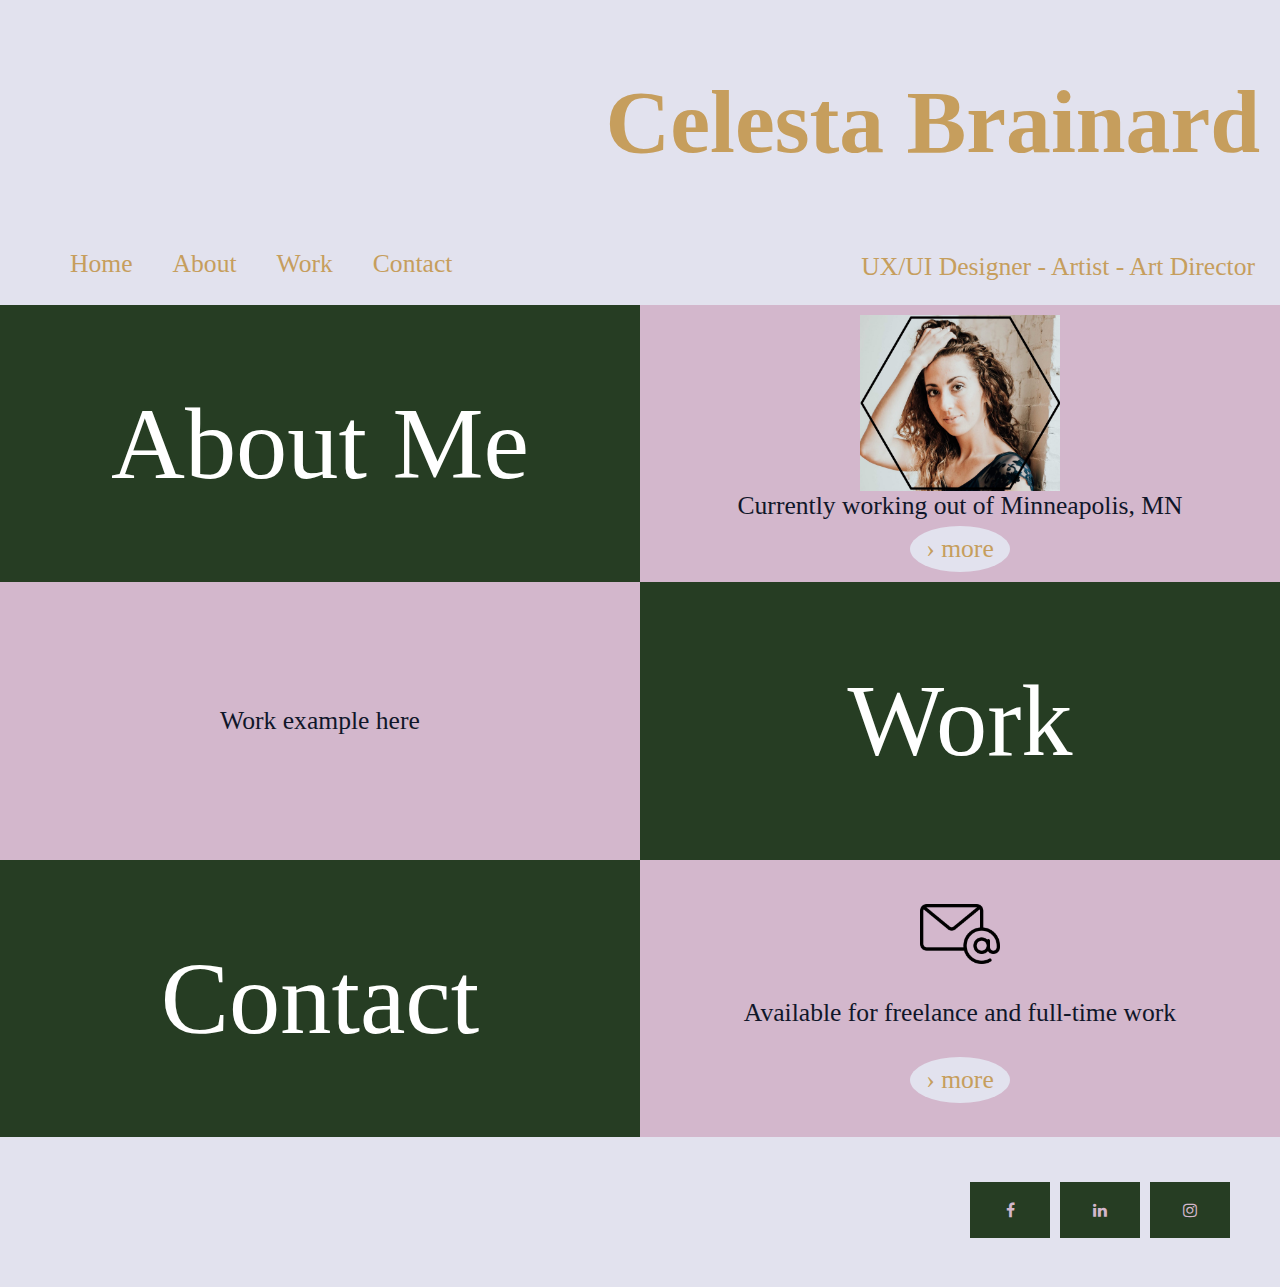
<file: index.html>
<!DOCTYPE html>
<html lang="en">

<head>
    <!-- Global site tag (gtag.js) - Google Analytics -->
    <script async src="https://www.googletagmanager.com/gtag/js?id=G-8R5KXCQEBF"></script>
    <script>
        window.dataLayer = window.dataLayer || [];
        function gtag() { dataLayer.push(arguments); }
        gtag('js', new Date());

        gtag('config', 'G-8R5KXCQEBF');
    </script>
    <!-- Hotjar Tracking Code for https://celestab.github.io/UX_UI_HW_19/ -->
    <script>
        (function (h, o, t, j, a, r) {
            h.hj = h.hj || function () { (h.hj.q = h.hj.q || []).push(arguments) };
            h._hjSettings = { hjid: 2071639, hjsv: 6 };
            a = o.getElementsByTagName('head')[0];
            r = o.createElement('script'); r.async = 1;
            r.src = t + h._hjSettings.hjid + j + h._hjSettings.hjsv;
            a.appendChild(r);
        })(window, document, 'https://static.hotjar.com/c/hotjar-', '.js?sv=');
    </script>
    <meta charset="UTF-8">
    <meta name="viewport" content="width=device-width, initial-scale=1.0">
    <title>Document</title>
    <link href="css/style.css" type="text/css" rel="stylesheet">
    <link rel="stylesheet" href="https://cdnjs.cloudflare.com/ajax/libs/font-awesome/4.7.0/css/font-awesome.min.css">

</head>

<body>
    <div class="header" id="myHeader">
        <h1>Celesta Brainard</h1>
        <div class="nav">
            <p>UX/UI Designer - Artist - Art Director</p>
            <ul>
                <li><a href="index.html">Home</a></li>
                <li><a href="about.html">About</a></li>
                <li><a href="work.html">Work</a></li>
                <li><a href="#contact">Contact</a></li>
            </ul>
        </div>
    </div>
    </div>

    <section class="grid content">
        <div class="about" style="font-family: Fredericka the Great; font-size: 8vw;"> About Me</div>
        <div class="about1">
            <img src="images/Celesta_portfolio1.jpg" width="200" height="180">
            Currently working out of Minneapolis, MN
            <a href="about.html" class="next round">&#8250; more </a>
        </div>
        <div class="work">Work example here</div>
        <div class="work1" style="font-family: Fredericka the Great; font-size: 8vw;">Work</div>
        <div class="contact" style="font-family: Fredericka the Great; font-size: 8vw;">Contact</div>
        <div class="contact1"> <img src="images/email1.png" width="80" height="80">
            Available for freelance and full-time work
            <a href="#" class="next round">&#8250; more </a>
        </div>


    </section>

    <div class="footer">
        <a href="#" class="fa fa-facebook"></a>
        <a href="#" class="fa fa-linkedin"></a>
        <a href="#" class="fa fa-instagram"></a>



    </div>

    <script src="index.js"></script>
    <script src="https://code.jquery.com/jquery-3.3.1.slim.min.js"
        integrity="sha384-q8i/X+965DzO0rT7abK41JStQIAqVgRVzpbzo5smXKp4YfRvH+8abtTE1Pi6jizo"
        crossorigin="anonymous"></script>
    <script src="https://cdnjs.cloudflare.com/ajax/libs/popper.js/1.14.7/umd/popper.min.js"
        integrity="sha384-UO2eT0CpHqdSJQ6hJty5KVphtPhzWj9WO1clHTMGa3JDZwrnQq4sF86dIHNDz0W1"
        crossorigin="anonymous"></script>
    <script src="https://stackpath.bootstrapcdn.com/bootstrap/4.3.1/js/bootstrap.min.js"
        integrity="sha384-JjSmVgyd0p3pXB1rRibZUAYoIIy6OrQ6VrjIEaFf/nJGzIxFDsf4x0xIM+B07jRM"
        crossorigin="anonymous"></script>


</body>

</html>
</file>
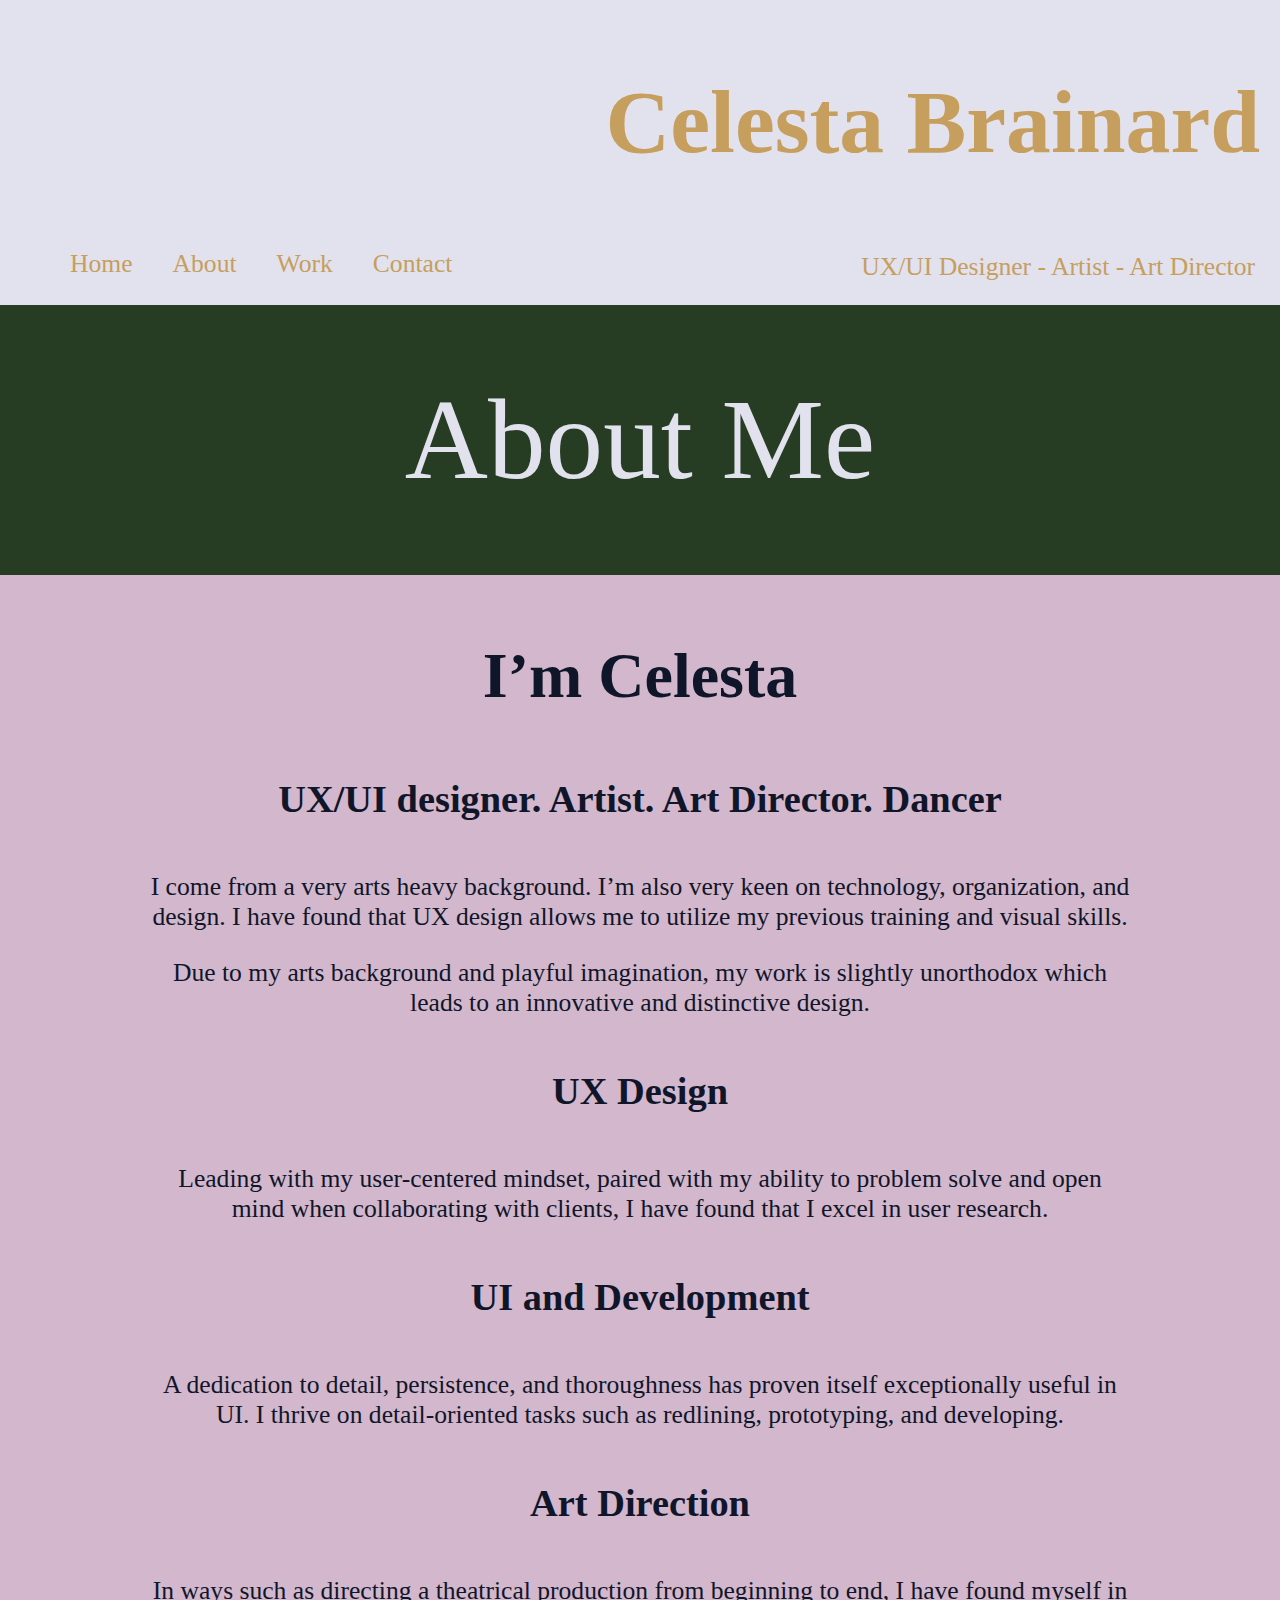
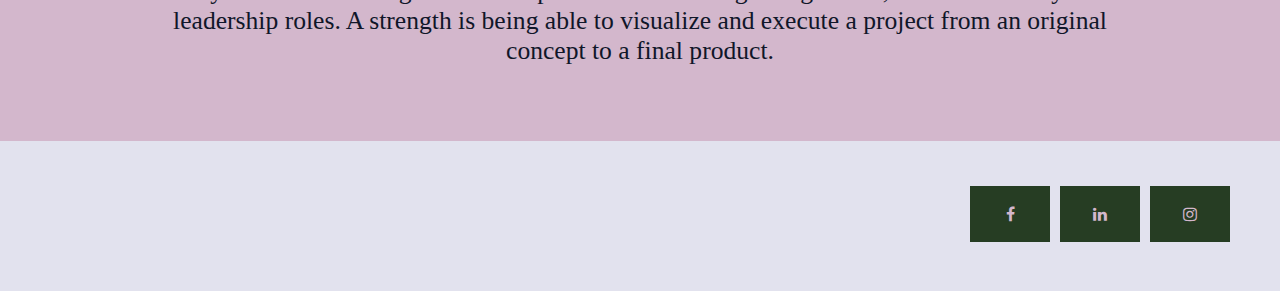
<file: about.html>
<!DOCTYPE html>
<html lang="en">

<head>
    <!-- Global site tag (gtag.js) - Google Analytics -->
    <script async src="https://www.googletagmanager.com/gtag/js?id=G-8R5KXCQEBF"></script>
    <script>
        window.dataLayer = window.dataLayer || [];
        function gtag() { dataLayer.push(arguments); }
        gtag('js', new Date());

        gtag('config', 'G-8R5KXCQEBF');
    </script>
    <!-- Hotjar Tracking Code for https://celestab.github.io/UX_UI_HW_19/ -->
    <script>
        (function (h, o, t, j, a, r) {
            h.hj = h.hj || function () { (h.hj.q = h.hj.q || []).push(arguments) };
            h._hjSettings = { hjid: 2071639, hjsv: 6 };
            a = o.getElementsByTagName('head')[0];
            r = o.createElement('script'); r.async = 1;
            r.src = t + h._hjSettings.hjid + j + h._hjSettings.hjsv;
            a.appendChild(r);
        })(window, document, 'https://static.hotjar.com/c/hotjar-', '.js?sv=');
    </script>
    <meta charset="UTF-8">
    <meta name="viewport" content="width=device-width, initial-scale=1.0">
    <title>Document</title>
    <link href="css/style.css" type="text/css" rel="stylesheet">
    <link rel="stylesheet" href="https://cdnjs.cloudflare.com/ajax/libs/font-awesome/4.7.0/css/font-awesome.min.css">
</head>

<body>
    <div class="header" id="myHeader">
        <h1>Celesta Brainard</h1>
        <div class="nav">
            <p>UX/UI Designer - Artist - Art Director</p>
            <ul>
                <li><a href="index.html">Home</a></li>
                <li><a href="about.html">About</a></li>
                <li><a href="work.html">Work</a></li>
                <li><a href="#contact">Contact</a></li>
            </ul>
        </div>
    </div>
    </div>
    <div class="heroImage content"> About Me </div>
    <div class="bodyContent">
        <div class="bodyText">
            <h3> I’m Celesta </h3>
            <h4>UX/UI designer. Artist. Art Director. Dancer</h4>
            <p>I come from a very arts heavy background. I’m also very keen on
                technology, organization, and design. I have found that UX design
                allows me to utilize my previous training and visual skills.
            </p>
            <p>Due to my arts background and playful imagination, my work is slightly
                unorthodox which leads to an innovative and distinctive design.
            </p>
            <h4>UX Design </h4>
            <p class="h4">Leading with my user-centered mindset, paired with my ability to problem
                solve and open mind when collaborating with clients, I have found that
                I excel in user research.
            </p>
            <h4>UI and Development</h4>
            <p class="h4">A dedication to detail, persistence, and thoroughness has proven itself
                exceptionally useful in UI. I thrive on detail-oriented tasks such as redlining, prototyping, and
                developing.
            </p>
            <h4>Art Direction</h4>
            <p class="h4">In ways such as directing a theatrical production from beginning to end, I have found myself
                in leadership roles. A strength is being able to visualize and execute a
                project from an original concept to a final product.
            </p>

        </div>


    </div>




    <div class="footer">
        <a href="#" class="fa fa-facebook"></a>
        <a href="#" class="fa fa-linkedin"></a>
        <a href="#" class="fa fa-instagram"></a>



    </div>

    <script src="index.js"></script>
    <script src="https://code.jquery.com/jquery-3.3.1.slim.min.js"
        integrity="sha384-q8i/X+965DzO0rT7abK41JStQIAqVgRVzpbzo5smXKp4YfRvH+8abtTE1Pi6jizo"
        crossorigin="anonymous"></script>
    <script src="https://cdnjs.cloudflare.com/ajax/libs/popper.js/1.14.7/umd/popper.min.js"
        integrity="sha384-UO2eT0CpHqdSJQ6hJty5KVphtPhzWj9WO1clHTMGa3JDZwrnQq4sF86dIHNDz0W1"
        crossorigin="anonymous"></script>
    <script src="https://stackpath.bootstrapcdn.com/bootstrap/4.3.1/js/bootstrap.min.js"
        integrity="sha384-JjSmVgyd0p3pXB1rRibZUAYoIIy6OrQ6VrjIEaFf/nJGzIxFDsf4x0xIM+B07jRM"
        crossorigin="anonymous"></script>


</body>

</html>
</file>
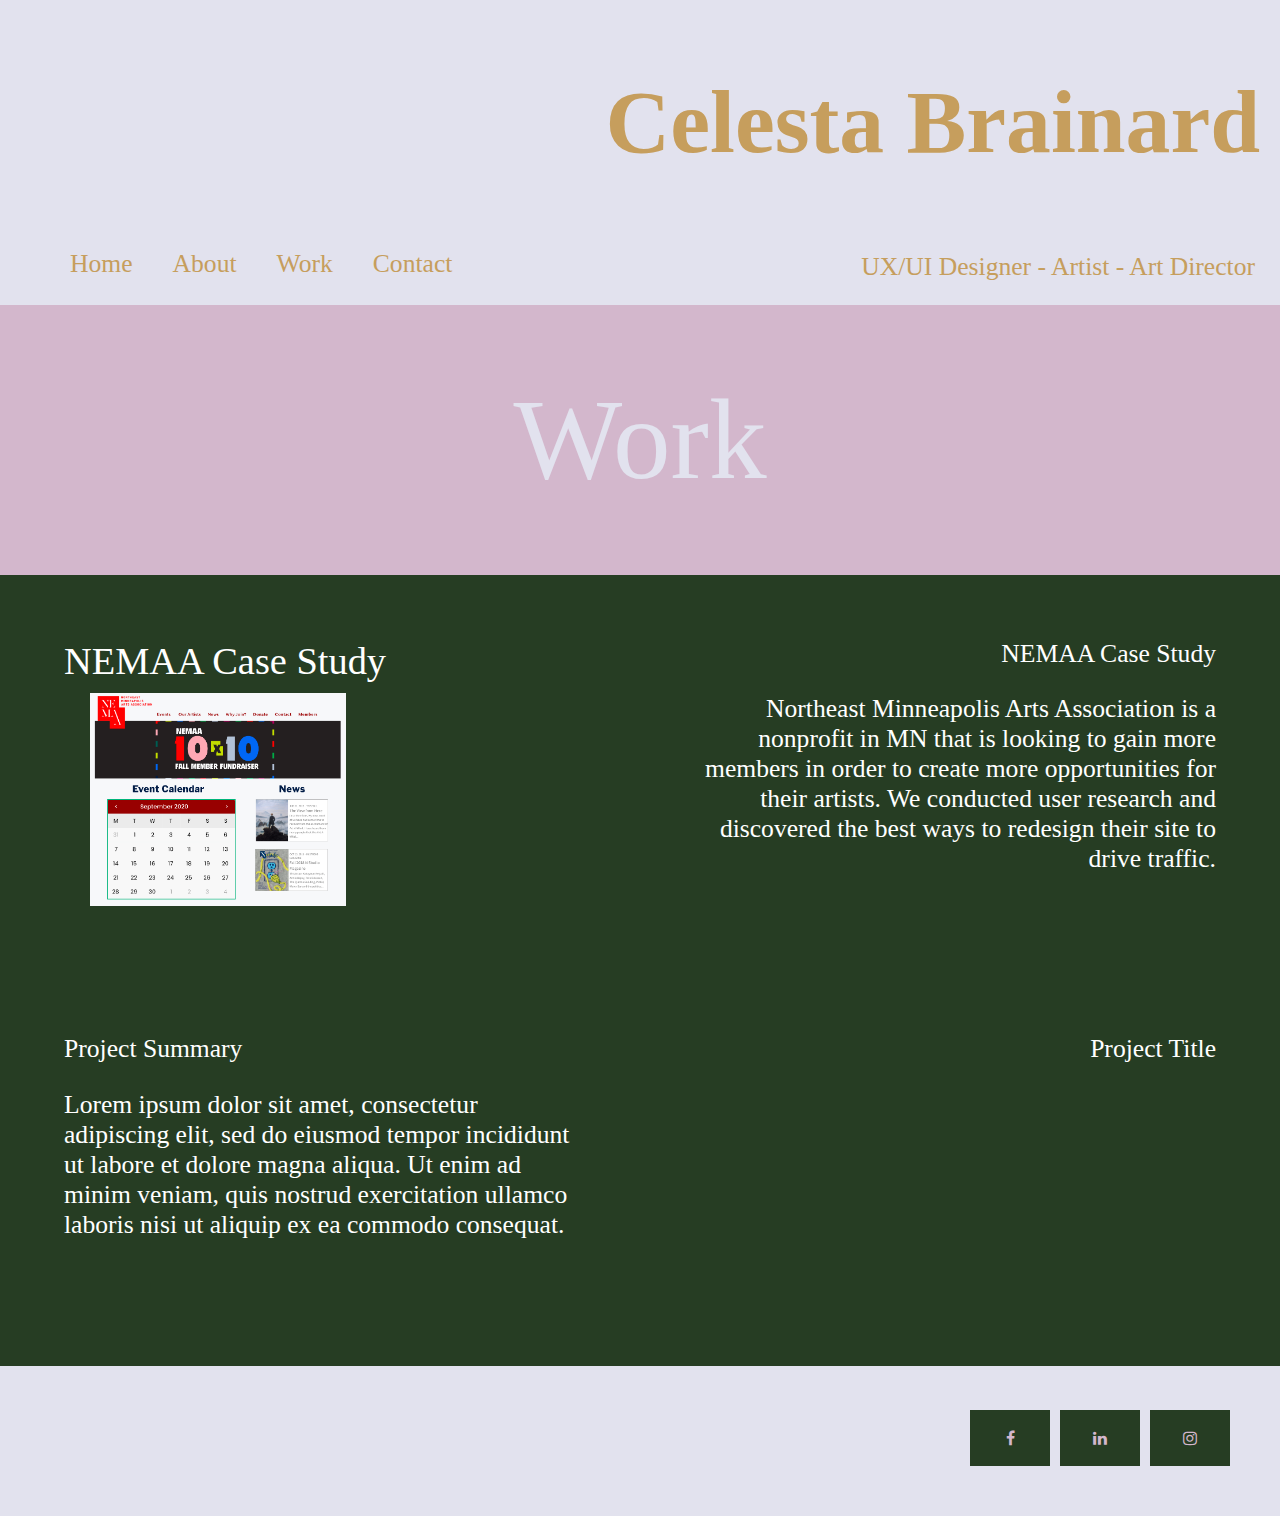
<file: work.html>
<!DOCTYPE html>
<html lang="en">

<head>
    <!-- Global site tag (gtag.js) - Google Analytics -->
    <script async src="https://www.googletagmanager.com/gtag/js?id=G-8R5KXCQEBF"></script>
    <script>
        window.dataLayer = window.dataLayer || [];
        function gtag() { dataLayer.push(arguments); }
        gtag('js', new Date());

        gtag('config', 'G-8R5KXCQEBF');
    </script>
    <!-- Hotjar Tracking Code for https://celestab.github.io/UX_UI_HW_19/ -->
    <script>
        (function (h, o, t, j, a, r) {
            h.hj = h.hj || function () { (h.hj.q = h.hj.q || []).push(arguments) };
            h._hjSettings = { hjid: 2071639, hjsv: 6 };
            a = o.getElementsByTagName('head')[0];
            r = o.createElement('script'); r.async = 1;
            r.src = t + h._hjSettings.hjid + j + h._hjSettings.hjsv;
            a.appendChild(r);
        })(window, document, 'https://static.hotjar.com/c/hotjar-', '.js?sv=');
    </script>
    <meta charset="UTF-8">
    <meta name="viewport" content="width=device-width, initial-scale=1.0">
    <title>Document</title>
    <link href="css/style.css" type="text/css" rel="stylesheet">
    <link rel="stylesheet" href="https://cdnjs.cloudflare.com/ajax/libs/font-awesome/4.7.0/css/font-awesome.min.css">
</head>

<body>
    <div class="header" id="myHeader">
        <h1>Celesta Brainard</h1>
        <div class="nav">
            <p>UX/UI Designer - Artist - Art Director</p>
            <ul>
                <li><a href="index.html">Home</a></li>
                <li><a href="about.html">About</a></li>
                <li><a href="work.html">Work</a></li>
                <li><a href="#contact">Contact</a></li>
            </ul>
        </div>
    </div>
    </div>
    <div class="heroImageWork content"> Work </div>
    <div class="bodyContentWork">
        <div class="nemaa"> NEMAA Case Study
            <div class="container">
                <img src="images/NEMAA1.png" class="image">
                <div class="overlay">
                    <div class="text">
                        <a href="https://celestab.github.io/UX_UI_Homework_20/">View Case Study</a>
                    </div>
                </div>
            </div>
        </div>
        <div class="nemaa1">NEMAA Case Study
            <p>Northeast Minneapolis Arts Association is a nonprofit in MN that is looking to gain more members in order
                to create more opportunities for their artists. We conducted user research and discovered the best ways
                to redesign their site to drive traffic.</p>
        </div>
        <div class="project">Project Summary
            <p>Lorem ipsum dolor sit amet, consectetur adipiscing elit, sed do eiusmod tempor incididunt ut labore et
                dolore magna aliqua. Ut enim ad minim veniam, quis nostrud exercitation ullamco laboris nisi ut aliquip
                ex ea commodo consequat.</p>
        </div>
        <div class="project1"> Project Title </div>



    </div>



    </div>







    <div class="footer">
        <a href="#" class="fa fa-facebook"></a>
        <a href="#" class="fa fa-linkedin"></a>
        <a href="#" class="fa fa-instagram"></a>



    </div>

    <script src="index.js"></script>
    <script src="https://code.jquery.com/jquery-3.3.1.slim.min.js"
        integrity="sha384-q8i/X+965DzO0rT7abK41JStQIAqVgRVzpbzo5smXKp4YfRvH+8abtTE1Pi6jizo"
        crossorigin="anonymous"></script>
    <script src="https://cdnjs.cloudflare.com/ajax/libs/popper.js/1.14.7/umd/popper.min.js"
        integrity="sha384-UO2eT0CpHqdSJQ6hJty5KVphtPhzWj9WO1clHTMGa3JDZwrnQq4sF86dIHNDz0W1"
        crossorigin="anonymous"></script>
    <script src="https://stackpath.bootstrapcdn.com/bootstrap/4.3.1/js/bootstrap.min.js"
        integrity="sha384-JjSmVgyd0p3pXB1rRibZUAYoIIy6OrQ6VrjIEaFf/nJGzIxFDsf4x0xIM+B07jRM"
        crossorigin="anonymous"></script>


</body>

</html>
</file>
<file: css/style.css>
body {
    font-family: "Manrope";
    margin:0;
}
.header {
    padding-top: 10px;
    background: #E2E2EE;
    color:#C69E5D;
    text-align: right;
    
}
.sticky {
    position: fixed;
    top: 0;
    width: 100%;
    z-index: 999;
}
.content {

}
.sticky + .content {
    padding-top: 250px;
}
.header h1 {
    font-size: 7vw;
    margin-right: 20px;
   
}
.nav {
    display: inline-grid;
    grid-template-columns: 1fr 1fr;
    grid-template-rows: 1fr;
    grid-template-areas: 
    "ul p";
    align-items: center;
    width: 100%;
    line-height: .5;
       
}

.header p {
    font-size: 2vw;
    text-align: right;
    grid-area:p;
    margin-right: 25px;
   
}

.header ul {
    list-style-type: none;
    margin: 0;
    padding: 0;
    overflow: hidden;
    background-color: #E2E2EE;
    grid-area:ul;
    margin-left: 50px;
  }
  
li {
    float: left;
  }
  
li a {
    display: flex;
    justify-content: space-between;
    color: #C69E5D;
    padding: 20px;
    text-decoration: none;
    font-size: 2vw;
    text-align: center;
  }
  
li a:hover {
    background-color: #FFFFFF;
    color: #C69E5D;
} 

.grid {
    display: grid;
    grid-template-columns: 50% 50%;
    grid-template-rows: 1fr 1fr 1fr;
    grid-template-areas:
    "about about1"
    "work work1"
    "contact contact1";
    height:auto;

}
.about {
    grid-area: about;
    background-color:#263D23 ;
    font-size: 5vw;
    display: flex;
    justify-content: center;
    align-items: center;
    /* height: 300px; */
    color: white;
}
img { 
    max-width: 100%;
    height: auto;
    margin-top: 10px;

}
a {
    text-decoration: none;
    display: inline-block;
    padding: 8px 16px;
    margin-top: 5px;
    margin-bottom: 10px;
}
      
a:hover {
    background-color: #263D23;
    color:#C69E5D;
}
.next {
    background-color: #E2E2EE;
    color:#C69E5D;
}
  
.round {
    border-radius: 50%;
}


.about1 {
    grid-area: about1;
    background-color: #D3B7CC;
    color: #101629;
    font-size: 2vw;
    display: flex;
    justify-content: space-evenly;
    flex-direction: column;
    align-items: center;
    /* height: 300px; */
}

.work {
    grid-area: work;
    background-color: #D3B7CC;
    color: #101629;
    font-size: 2vw;
    display: flex;
    justify-content: center;
    align-items: center;
    /* height: 300px; */
}
.work1 {
    grid-area: work1;
    background-color: #263D23;
    font-size: 5vw;
    display: flex;
    justify-content: center;
    align-items: center;
    /* height: 300px; */
    color: white;
}
.contact {
    grid-area: contact;
    background-color: #263D23;
    font-size: 5vw;
    display: flex;
    justify-content: center;
    align-items: center;
    /* height: 300px; */
    color:white; 
}
.contact1 {
    grid-area: contact1;
    background-color: #D3B7CC;
    color: #101629;
    font-size: 2vw;
    display: flex;
    flex-direction: column;
    justify-content: space-evenly;
    align-items: center;
    /* height: 300px; */
}

/* About style */

.heroImage{
    background-color: #263D23;
    width: 100%;
    height: 30vh;
    font-family: "Fredericka the Great";
    color: #E2E2EE;
    text-align: center;
    font-size: 9vw;
    display: flex;
    align-items: center;
    justify-content: center;
    
}
.bodyContent {
    background-color: #D3B7CC;
    width: 100%; 
    display: flex;
    justify-content: center;
    align-items: center;
}
.bodyText {
    color: #101629;
    text-align: center;
    font-weight: lighter;
    margin-left:150px;
    margin-right: 150px;
    margin-bottom: 50px;

}

.bodyText h3 {
    font-size: 5vw;
}
.bodyText h4 {
    font-size: 3vw;
}
.bodyText P {
    font-size: 2vw;
}

/* work Style */

.heroImageWork {
    background-color: #D3B7CC;
    width: 100%;
    height: 30vh;
    font-family: "Fredericka the Great";
    color: #E2E2EE;
    text-align: center;
    font-size: 9vw;
    display: flex;
    align-items: center;
    justify-content: center;
    
}
.bodyContentWork {
    background-color: #263D23;
    width: 100%; 
    display: grid;
    color: white;
    grid-template-columns: 50% 50%;
    grid-template-rows: 1fr 1fr;
    grid-template-areas:
    "nemaa nemaa1"
    "project project1"
    
}
.nemaa {
    font-size: 3vw;
    grid-area: nemaa;
    margin: 10%;
    text-align: relative;
    

}
/* NEMAA image */
.container {
    position: relative;
    width: 50%;
}
  
.image {
    display: block;
    width: 100%;
    height: auto;
    margin-left: 10%;
}
  
.overlay {
    position: absolute;
    bottom: 100%;
    left: 10%;
    right: 0;
    background-color:#D3B7CC;
    overflow: hidden;
    width: 100%;
    height: 0;
    transition: .5s ease;
}
  
.container:hover .overlay {
    bottom: 0;
    height: 100%;
}
  
.text {
    white-space: nowrap; 
    color: white;
    font-size: 2vw;
    position: absolute;
    overflow: hidden;
    top: 50%;
    left: 50%;
    transform: translate(-50%, -50%);
    -ms-transform: translate(-50%, -50%);
}
.text a {
    color: white;
}
a:hover {
    color: #D3B7CC;
    background-color: white;
}
.nemaa1 {
    grid-area: nemaa1;
    font-size: 2vw;
    margin: 10%;
    text-align: right;
}

.project{ 
    grid-area: project;
    font-size: 2vw;
    margin: 10%;
    text-align: left;
}
.project1 {
    grid-area: project1;
    font-size: 2vw;
    margin: 10%;
    text-align: right;

}





























.footer {
    background-color:#E2E2EE;
    height: 150px;
    display: flex;
    width: 100%;
    justify-content: flex-end;
    align-items: center;
}

.fa {
    padding: 20px;
    font-size: 50px;
    width: 40px;
    text-decoration: none;
    text-align: center;

}
.fa:hover {
    opacity: 0.7;
}

.fa-facebook {
  background: #263D23;
  color: #D3B7CC;
}
.fa-linkedin {
    background: #263D23;
    color: #D3B7CC;
    margin-left: 10px;
}
.fa-instagram {
    background: #263D23;
    color: #D3B7CC;
    margin-right: 50px;
    margin-left: 10px;
}


@media only screen and (max-width: 768px) {
    /* For mobile phones: */
    .bodyText {
    margin-left:80px;
    margin-right: 80px;
    margin-bottom: 80px;
    }
}
@media only screen and (max-width: 768px) {
    /* For mobile phones: */
    .heroImage {
    height: 20vh;
    }
}
@media only screen and (max-width: 768px) {
    /* For mobile phones: */
    .heroImageWork{
    height: 20vh;
    }
}
</file>
